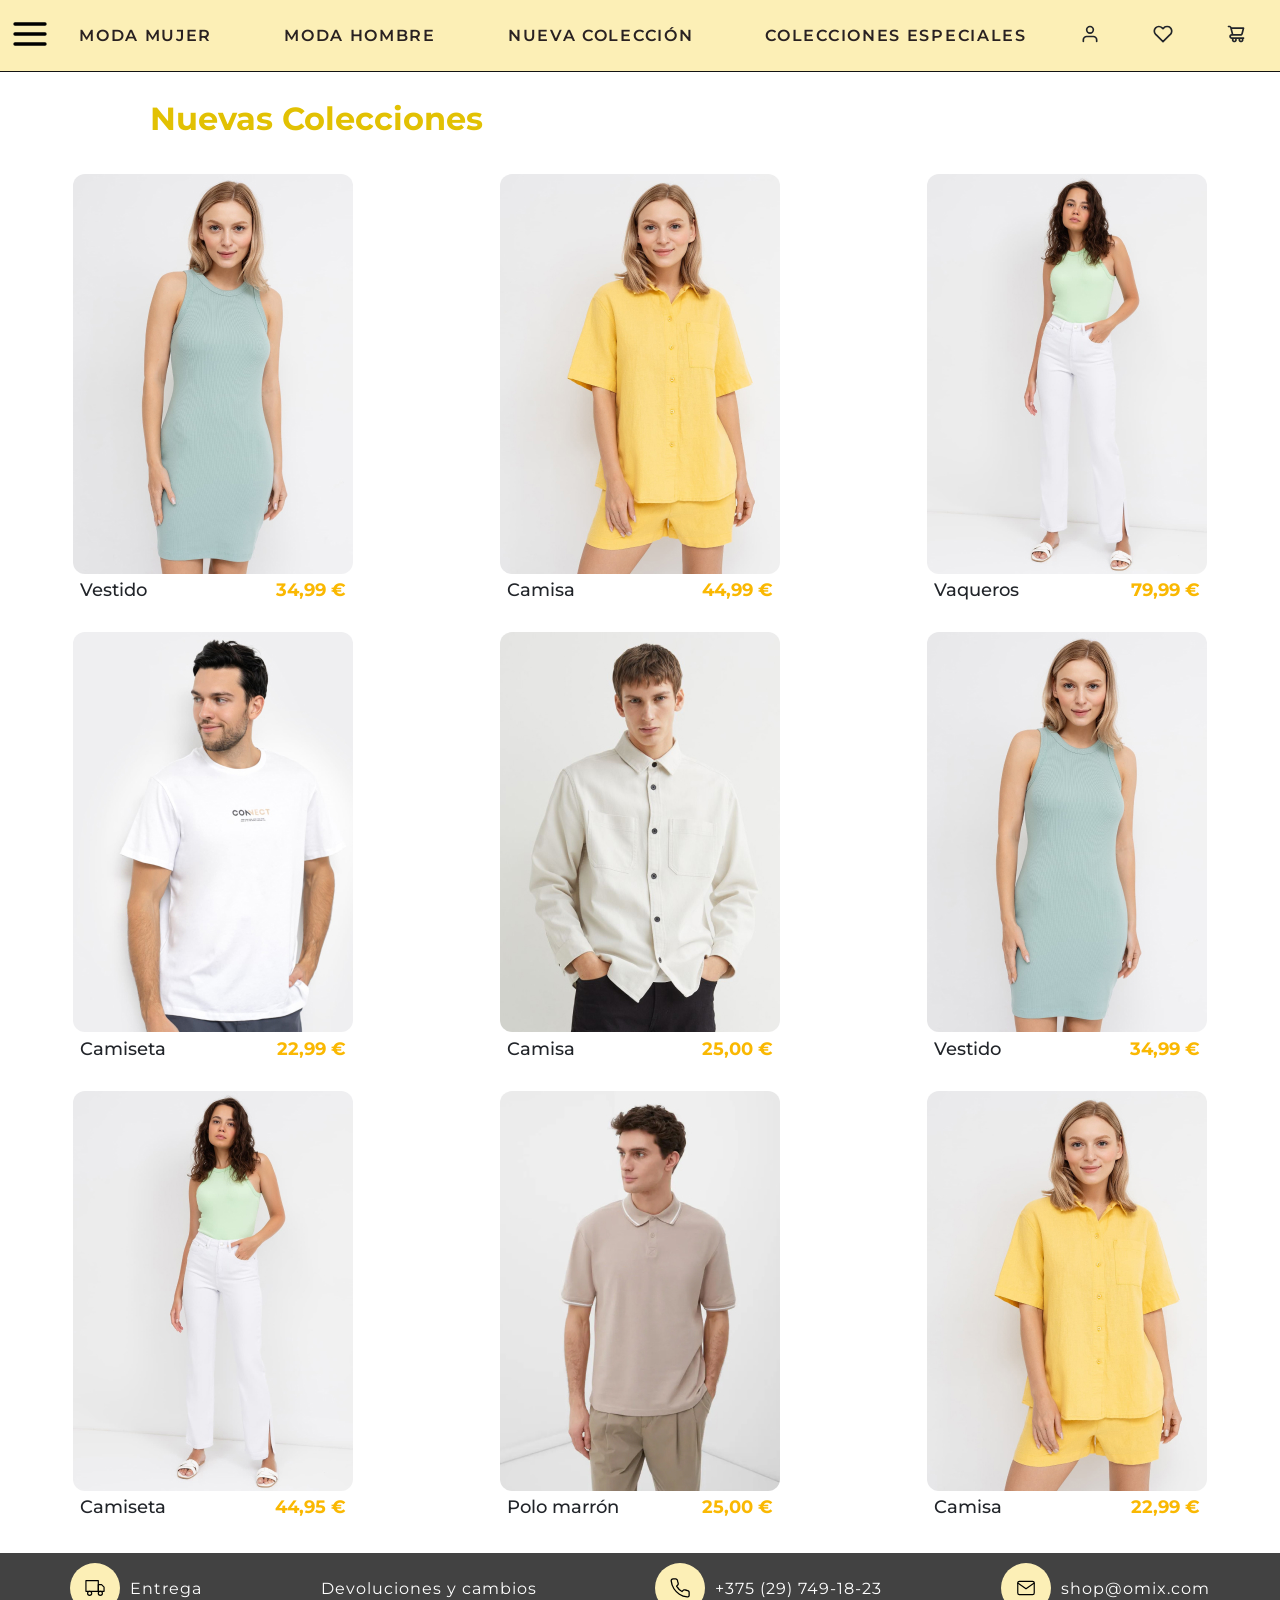
<file: index.html>
<!DOCTYPE html>
<html lang="es">

<head>
  <meta charset="UTF-8" />
  <meta name="viewport" content="width=device-width, initial-scale=1.0" />
  <link rel="stylesheet" href="styles.css" />
  <style>
    @import url("https://fonts.googleapis.com/css2?family=Michroma&family=Montserrat:ital,wght@0,100..900;1,100..900&display=swap");
  </style>

  <title>Laboratorio Html</title>
</head>

<body>

  <nav class="navprincipal">
    <a href="index.html" class="icono-burger">
      <img src="./iconos/icon-menu-burguer.svg" id="iconoCo" alt="menuprincipal" width="40" height="40" />
    </a>
    <div class="secciones">
      <a href="./modaMujer.html">MODA MUJER</a>
      <a href="./modaHombre.html">MODA HOMBRE</a>
      <a href="./index.html">NUEVA COLECCIÓN</a>
      <a href="./index.html">COLECCIONES ESPECIALES</a>
    </div>
    <div class="iconos">
      <a href="#"><img src="./iconos/icon-user.svg" id="iconoCo" alt="Usuario" width="20" height="20" /></a>
      <a href="#"><img src="./iconos/icon-heart.svg" id="iconoCo" alt="Favoritos" width="20" height="20" /></a>
      <a href="#"><img src="./iconos/icon-shopping-cart.svg" id="iconoCo" alt="Carrito" width="20" height="20" /></a>
    </div>
  </nav>

  <main>
    <h2>Nuevas Colecciones</h2>

      <section class="galeria-productos">
          <figure class="producto">
            <img src="./iconos/chica-vestido-verde.jpg" alt="Chica vestido verde" loading="lazy">
            <figcaption>
              <span class="descripcion">Vestido</span>
              <span class="precio">34,99 €</span>
            </figcaption>
          </figure>

          <figure class="producto">
            <img src="./iconos/chica-amarillo.jpg" alt="Chica camisa amarilla" loading="lazy">
            <figcaption>
              <span class="descripcion">Camisa</span>
              <span class="precio">44,99 €</span>
            </figcaption>
          </figure>

          <figure class="producto">
            <img src="./iconos/chica-pantalonblanco-camisetaverde.jpg" alt="Chica con pantalon y camiseta" loading="lazy">
            <figcaption>
              <span class="descripcion">Vaqueros</span>
              <span class="precio">79,99 €</span>
            </figcaption>
          </figure>
          
          <figure class="producto">
            <img src="./iconos/chico-camiseta-blanca.jpg" alt="Camisa" loading="lazy">
            <figcaption>
              <span class="descripcion">Camiseta</span>
              <span class="precio">22,99 €</span>
            </figcaption>
          </figure>

          <figure class="producto">
            <img src="./iconos/image-1.jpg" alt="Chico con camisa" loading="lazy">
            <figcaption>
              <span class="descripcion">Camisa</span>
              <span class="precio">25,00 €</span>
            </figcaption>
          </figure>
          
          <figure class="producto">
            <img src="./iconos/chica-vestido-verde.jpg" alt="Chica vestido verde" loading="lazy">
            <figcaption>
              <span class="descripcion">Vestido</span>
              <span class="precio">34,99 €</span>
            </figcaption>
          </figure>
          
          <figure class="producto">
            <img src="./iconos/chica-pantalonblanco-camisetaverde.jpg" alt="Chica con pantalon y camiseta" loading="lazy">
            <figcaption>
              <span class="descripcion">Camiseta</span>
              <span class="precio">44,95 €</span>
            </figcaption>
          </figure>

          <figure class="producto">
            <img src="./iconos/chico-jersey-marron.jpg" alt="ombre con polo" loading="lazy">
            <figcaption>
              <span class="descripcion">Polo marrón</span>
              <span class="precio">25,00 €</span>
            </figcaption>
          </figure>

          <figure class="producto">
            <img src="./iconos/chica-amarillo.jpg" alt="Chica con pantalon y camisa amarilla" loading="lazy">
            <figcaption>
              <span class="descripcion">Camisa</span>
              <span class="precio">22,99 €</span>
            </figcaption>
          </figure>

        </section>
        <!-- loading="lazy" le dice al navegador que no cargue la imagen hasta que esté a punto de aparecer en pantalla. -->
  </main>

    <footer class="pie">
      <a href="#">
        <div class="divImagen">
            <img src="./iconos/icon-truck.svg" class="iconopie" alt="Entrega" width="20" height="20" />
        </div>
        Entrega
      </a>

      <a href="#">Devoluciones y cambios</a>

      <a href="#">
        <div class="divImagen">
            <img src="./iconos/icon-phone.svg" class="iconopie" alt="telefono" width="20" height="20" />
        </div>
        +375 (29) 749-18-23
      </a>

      <a href="#">
        <div class="divImagen">
          <img src="./iconos/icon-mail.svg" class="iconopie" alt="mail" width="20" height="20" />
        </div>
        shop@omix.com
      </a>
    </footer>
</body>

</html>
</file>
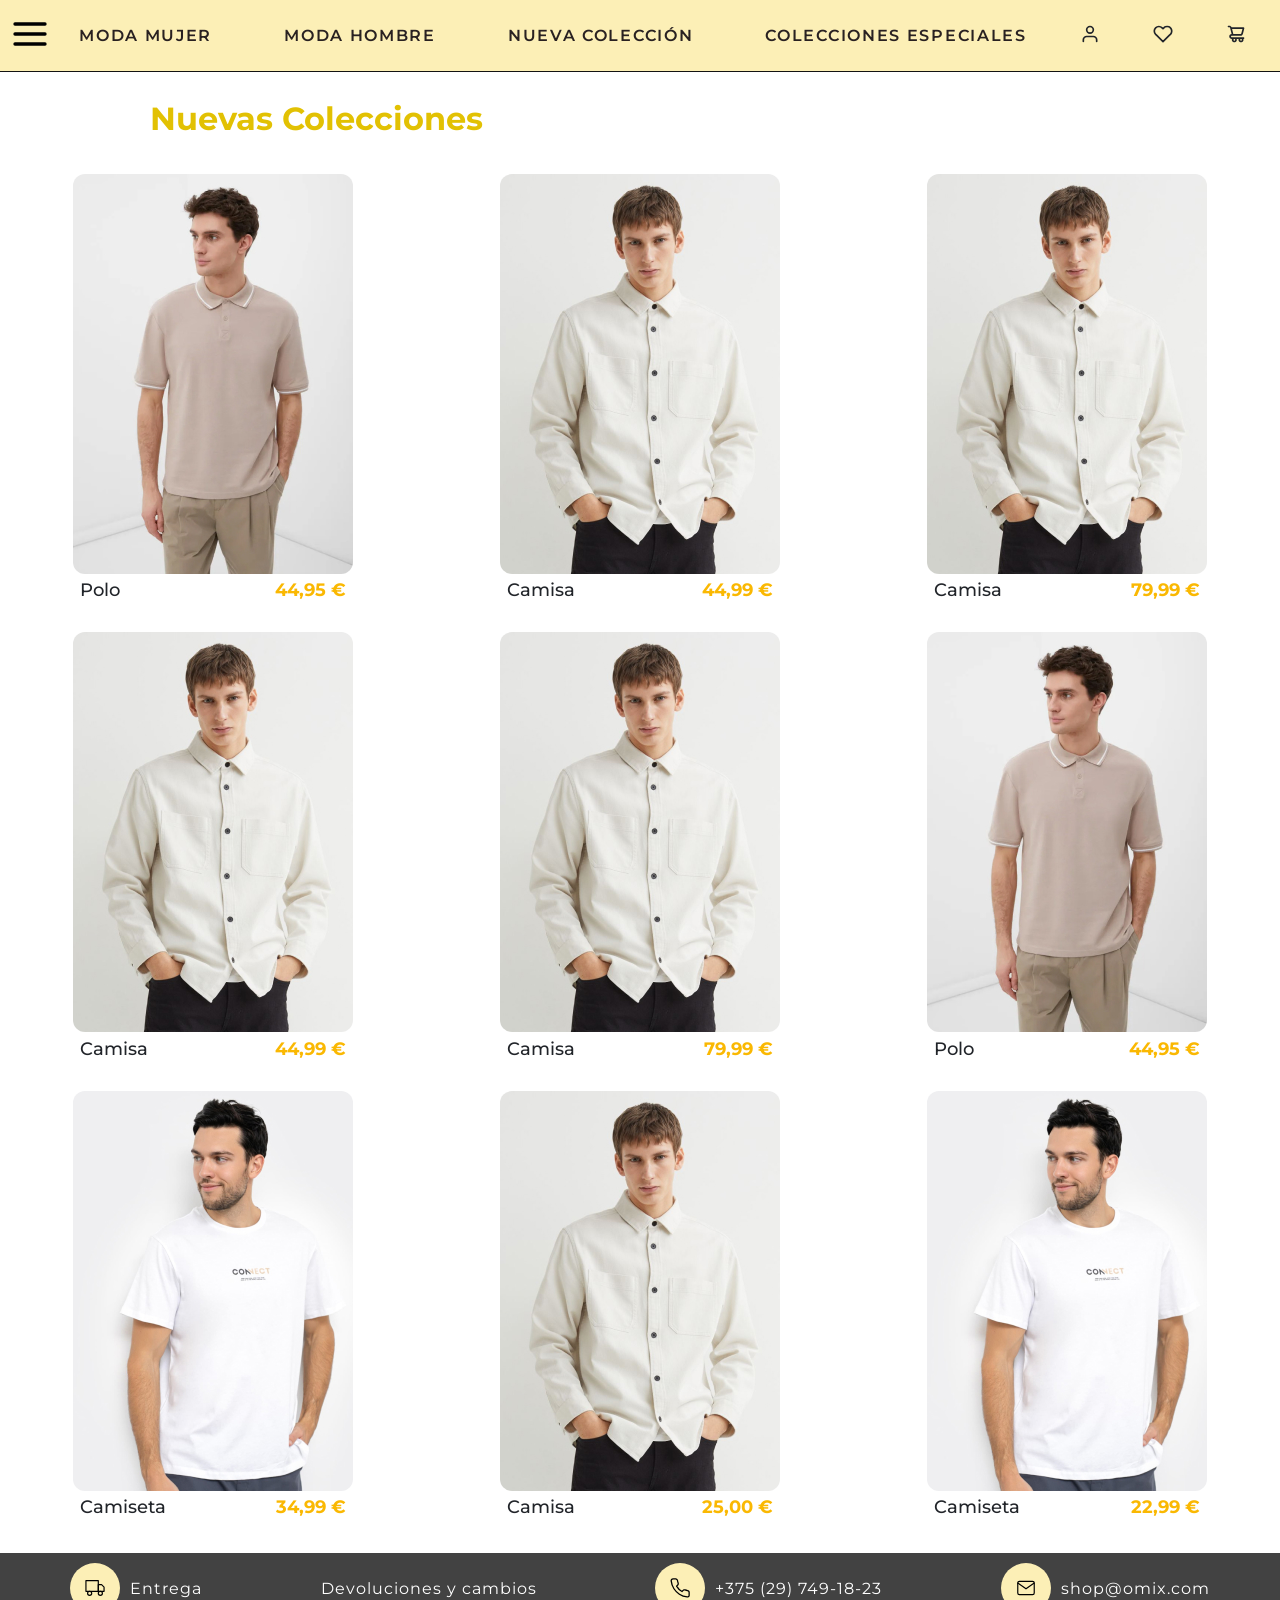
<file: modaHombre.html>
<!DOCTYPE html>
<html lang="es">

<head>
  <meta charset="UTF-8" />
  <meta name="viewport" content="width=device-width, initial-scale=1.0" />
  <link rel="stylesheet" href="styles.css" />
  <style>
    @import url("https://fonts.googleapis.com/css2?family=Michroma&family=Montserrat:ital,wght@0,100..900;1,100..900&display=swap");
  </style>

  <title>Laboratorio Html</title>
</head>

<body>

  <nav class="navprincipal">
    <a href="index.html" class="icono-burger">
      <img src="./iconos/icon-menu-burguer.svg" id="iconoCo" alt="menuprincipal" width="40" height="40" />
    </a>
    <div class="secciones">
      <a href="./modaMujer.html">MODA MUJER</a>
      <a href="modaHombre.html">MODA HOMBRE</a>
      <a href="./index.html">NUEVA COLECCIÓN</a>
      <a href="./index.html">COLECCIONES ESPECIALES</a>
    </div>
    <div class="iconos">
      <a href="#"><img src="./iconos/icon-user.svg" id="iconoCo" alt="Usuario" width="20" height="20" /></a>
      <a href="#"><img src="./iconos/icon-heart.svg" id="iconoCo" alt="Favoritos" width="20" height="20" /></a>
      <a href="#"><img src="./iconos/icon-shopping-cart.svg" id="iconoCo" alt="Carrito" width="20" height="20" /></a>
    </div>
  </nav>

  <main>
    <h2>Nuevas Colecciones</h2>

      <section class="galeria-productos">
          <figure class="producto">
            <img src="./iconos/chico-jersey-marron.jpg" alt="Hombre con polo" loading="lazy">
            <figcaption>
              <span class="descripcion">Polo</span>
              <span class="precio">44,95 €</span>
            </figcaption>
          </figure>

          <figure class="producto">
            <img src="./iconos/image-1.jpg" alt="Chico con Camisa" loading="lazy">
            <figcaption>
              <span class="descripcion">Camisa</span>
              <span class="precio">44,99 €</span>
            </figcaption>
          </figure>

          <figure class="producto">
            <img src="./iconos/image-1.jpg" alt="Chico con camisa" loading="lazy">
            <figcaption>
              <span class="descripcion">Camisa</span>
              <span class="precio">79,99 €</span>
            </figcaption>
          </figure>
          
          <figure class="producto">
            <img src="./iconos/image-1.jpg" alt="Chico con camisa" loading="lazy">
            <figcaption>
              <span class="descripcion">Camisa</span>
              <span class="precio">44,99 €</span>
            </figcaption>
          </figure>

          <figure class="producto">
            <img src="./iconos/image-1.jpg" alt="Chico con camisa" loading="lazy">
            <figcaption>
              <span class="descripcion">Camisa</span>
              <span class="precio">79,99 €</span>
            </figcaption>
          </figure>
          
          <figure class="producto">
            <img src="./iconos/chico-jersey-marron.jpg" alt="Hombre con polo" loading="lazy">
            <figcaption>
              <span class="descripcion">Polo</span>
              <span class="precio">44,95 €</span>
            </figcaption>
          </figure>

          <figure class="producto">
            <img src="./iconos/chico-camiseta-blanca.jpg" alt="Camiseta" loading="lazy">
            <figcaption>
              <span class="descripcion">Camiseta</span>
              <span class="precio">34,99 €</span>
            </figcaption>
          </figure>

          <figure class="producto">
            <img src="./iconos/image-1.jpg" alt="Chico con camisa" loading="lazy">
            <figcaption>
              <span class="descripcion">Camisa</span>
              <span class="precio">25,00 €</span>
            </figcaption>
          </figure>

          <figure class="producto">
            <img src="./iconos/chico-camiseta-blanca.jpg" alt="Camiseta" loading="lazy">
            <figcaption>
              <span class="descripcion">Camiseta</span>
              <span class="precio">22,99 €</span>
            </figcaption>
          </figure>

        </section>
        <!-- loading="lazy" le dice al navegador que no cargue la imagen hasta que esté a punto de aparecer en pantalla. -->
  </main>

    <footer class="pie">
      <a href="#">
        <div class="divImagen">
            <img src="./iconos/icon-truck.svg" class="iconopie" alt="Entrega" width="20" height="20" />
        </div>
        Entrega
      </a>

      <a href="#">Devoluciones y cambios</a>

      <a href="#">
        <div class="divImagen">
            <img src="./iconos/icon-phone.svg" class="iconopie" alt="telefono" width="20" height="20" />
        </div>
        +375 (29) 749-18-23
      </a>

      <a href="#">
        <div class="divImagen">
          <img src="./iconos/icon-mail.svg" class="iconopie" alt="mail" width="20" height="20" />
        </div>
        shop@omix.com
      </a>
    </footer>
</body>

</html>
</file>
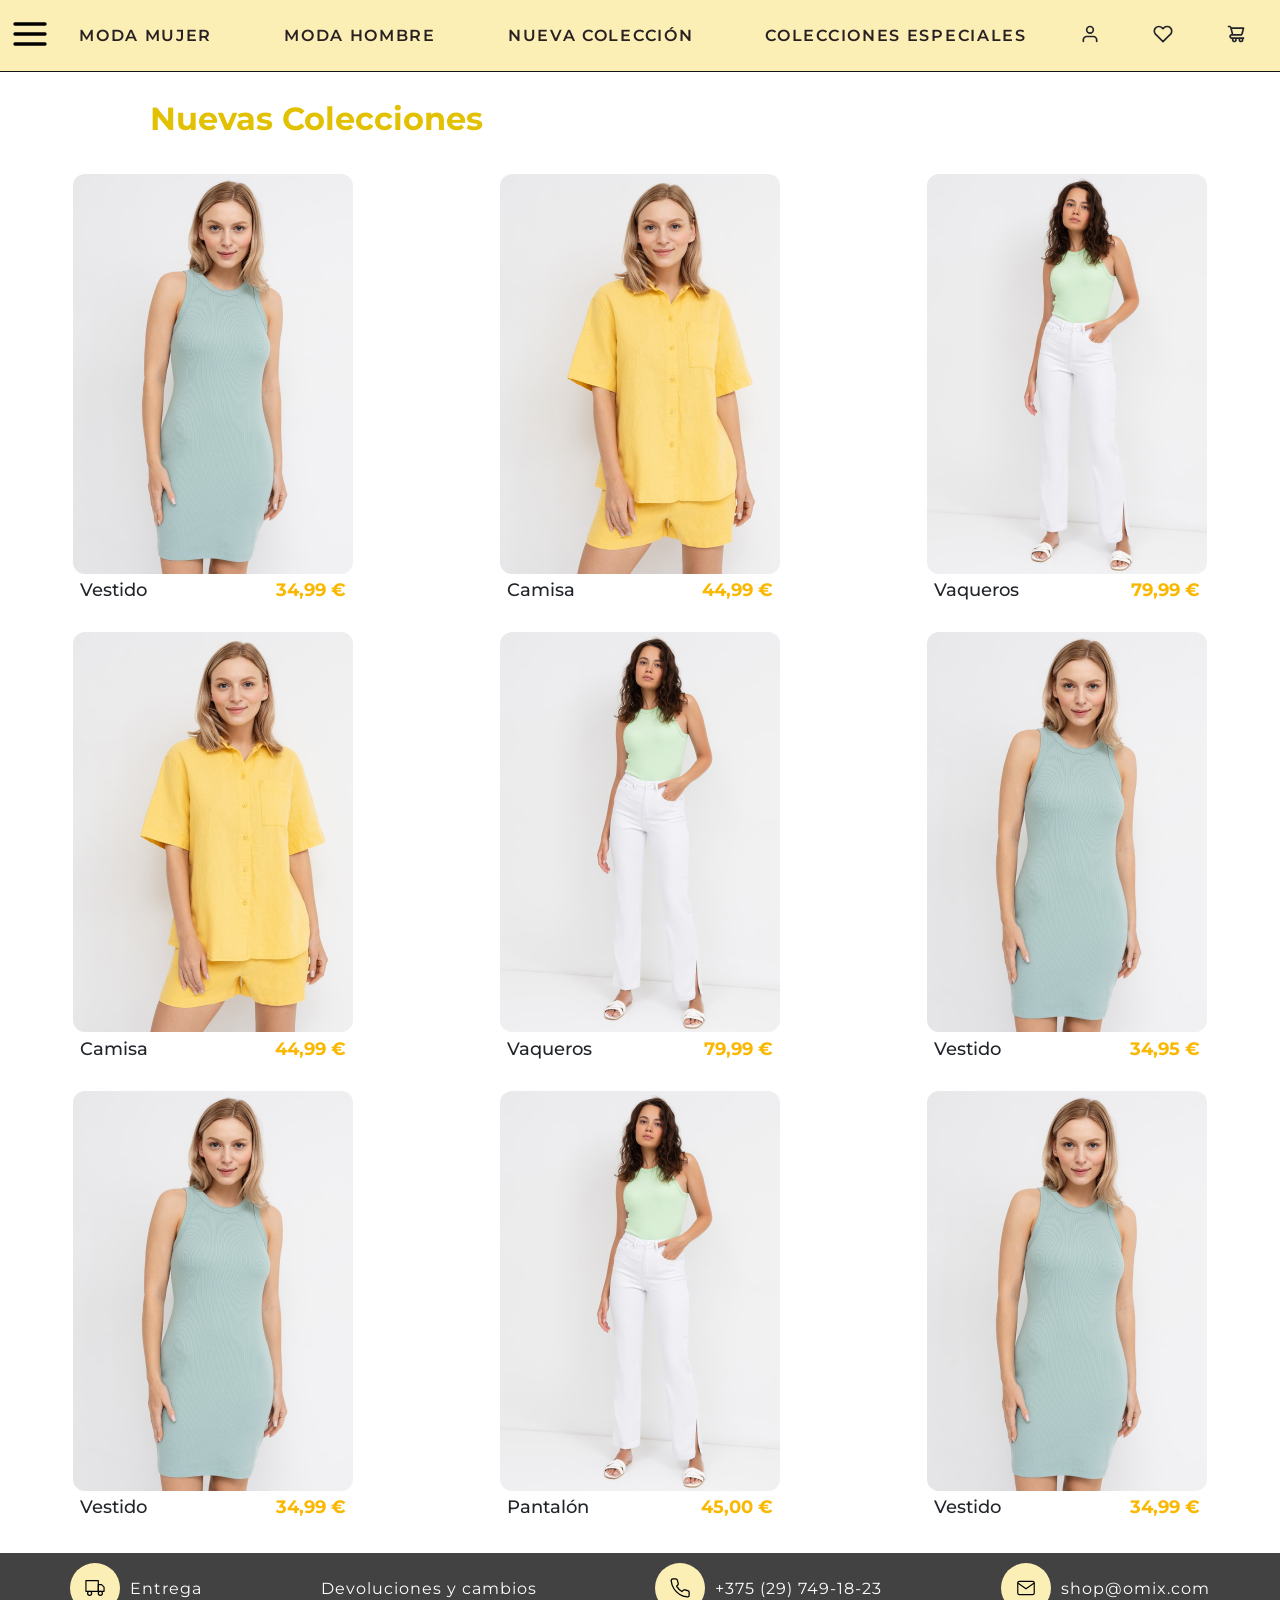
<file: modaMujer.html>
<!DOCTYPE html>
<html lang="es">

<head>
  <meta charset="UTF-8" />
  <meta name="viewport" content="width=device-width, initial-scale=1.0" />
  <link rel="stylesheet" href="styles.css" />
  <style>
    @import url("https://fonts.googleapis.com/css2?family=Michroma&family=Montserrat:ital,wght@0,100..900;1,100..900&display=swap");
  </style>

  <title>Laboratorio Html</title>
</head>

<body>

  <nav class="navprincipal">
    <a href="index.html" class="icono-burger">
      <img src="./iconos/icon-menu-burguer.svg" id="iconoCo" alt="menuprincipal" width="40" height="40" />
    </a>
    <div class="secciones">
      <a href="./modaMujer.html">MODA MUJER</a>
      <a href="./modaHombre.html">MODA HOMBRE</a>
      <a href="./index.html">NUEVA COLECCIÓN</a>
      <a href="./index.html">COLECCIONES ESPECIALES</a>
    </div>
    <div class="iconos">
      <a href="#"><img src="./iconos/icon-user.svg" id="iconoCo" alt="Usuario" width="20" height="20" /></a>
      <a href="#"><img src="./iconos/icon-heart.svg" id="iconoCo" alt="Favoritos" width="20" height="20" /></a>
      <a href="#"><img src="./iconos/icon-shopping-cart.svg" id="iconoCo" alt="Carrito" width="20" height="20" /></a>
    </div>
  </nav>

  <main>
    <h2>Nuevas Colecciones</h2>

      <section class="galeria-productos">
          <figure class="producto">
            <img src="./iconos/chica-vestido-verde.jpg" alt="Chica vestido verde" loading="lazy">
            <figcaption>
              <span class="descripcion">Vestido</span>
              <span class="precio">34,99 €</span>
            </figcaption>
          </figure>

          <figure class="producto">
            <img src="./iconos/chica-amarillo.jpg" alt="Chica camisa amarilla" loading="lazy">
            <figcaption>
              <span class="descripcion">Camisa</span>
              <span class="precio">44,99 €</span>
            </figcaption>
          </figure>

          <figure class="producto">
            <img src="./iconos/chica-pantalonblanco-camisetaverde.jpg" alt="Chica con pantalon y camiseta" loading="lazy">
            <figcaption>
              <span class="descripcion">Vaqueros</span>
              <span class="precio">79,99 €</span>
            </figcaption>
          </figure>
          
          <figure class="producto">
            <img src="./iconos/chica-amarillo.jpg" alt="Chica camisa amarilla" loading="lazy">
            <figcaption>
              <span class="descripcion">Camisa</span>
              <span class="precio">44,99 €</span>
            </figcaption>
          </figure>

          <figure class="producto">
            <img src="./iconos/chica-pantalonblanco-camisetaverde.jpg" alt="Chica con pantalon y camiseta" loading="lazy">
            <figcaption>
              <span class="descripcion">Vaqueros</span>
              <span class="precio">79,99 €</span>
            </figcaption>
          </figure>
          
          <figure class="producto">
            <img src="./iconos/chica-vestido-verde.jpg" alt="Chica vestido verde" loading="lazy">
            <figcaption>
              <span class="descripcion">Vestido</span>
              <span class="precio">34,95 €</span>
            </figcaption>
          </figure>

          <figure class="producto">
            <img src="./iconos/chica-vestido-verde.jpg" alt="Chica vestido verde" loading="lazy">
            <figcaption>
              <span class="descripcion">Vestido</span>
              <span class="precio">34,99 €</span>
            </figcaption>
          </figure>

          <figure class="producto">
            <img src="./iconos/chica-pantalonblanco-camisetaverde.jpg" alt="Pantalón" loading="lazy">
            <figcaption>
              <span class="descripcion">Pantalón</span>
              <span class="precio">45,00 €</span>
            </figcaption>
          </figure>

          <figure class="producto">
            <img src="./iconos/chica-vestido-verde.jpg" alt="Chica vestido verde" loading="lazy">
            <figcaption>
              <span class="descripcion">Vestido</span>
              <span class="precio">34,99 €</span>
            </figcaption>
          </figure>

        </section>
        <!-- loading="lazy" le dice al navegador que no cargue la imagen hasta que esté a punto de aparecer en pantalla. -->
  </main>

    <footer class="pie">
      <a href="#">
        <div class="divImagen">
            <img src="./iconos/icon-truck.svg" class="iconopie" alt="Entrega" width="20" height="20" />
        </div>
        Entrega
      </a>

      <a href="#">Devoluciones y cambios</a>

      <a href="#">
        <div class="divImagen">
            <img src="./iconos/icon-phone.svg" class="iconopie" alt="telefono" width="20" height="20" />
        </div>
        +375 (29) 749-18-23
      </a>

      <a href="#">
        <div class="divImagen">
          <img src="./iconos/icon-mail.svg" class="iconopie" alt="mail" width="20" height="20" />
        </div>
        shop@omix.com
      </a>
    </footer>
</body>

</html>
</file>
<file: styles.css>
/* Fuente externa */
.montserrat {
  font-family: "Montserrat", sans-serif;
  font-optical-sizing: auto;
  font-weight: 400;
  font-style: normal;
}

/* Estilos Generales */
* {
  font-family: "Montserrat", sans-serif;
  font-weight: 700;
  font-style: normal;
  box-sizing: border-box; /* Añadido para un control más consistente del layout y que no rompa el diseño */
}

body {
  margin: 0;
  background-color: #fff; /* fondo blanco en toda la página */
  color: #212429;
}

h2 {
  padding-left: 150px; /* para que el texto se desplace hacia la derecha */
  margin-bottom: 1px;  /* espacio blanco hacia el contenido siguiente */
  font-size: 32px;    /* Tamaño de la fuente. */
  color: rgb(226, 193, 3);
}


/* ------------------------------ */
/* Estilos para el menú principal */
/* ------------------------------ */

.navprincipal {
  display: flex;
  align-items: center;
  justify-content: space-between;  /* distribuye secciones e iconos */
  position: sticky; /* Diseño sticky: la barra de navegación se mantiene visible al hacer scroll. */
  top: 0;
  padding: 10px;
  background-color: rgb(252, 239, 182); /* Recomendado: evita trasparencias si hay scroll */
  z-index: 1000;  /* Asegura que quede por encima de otros elementos */
  border-bottom: 1.7px solid rgb(19, 19, 19);
}

.secciones {
  display: flex;
  align-items: center; /* alinea los <a> y el icono verticalmente */
  gap: 40px; /* espacio uniforme entre enlaces */
}


/* Texto del menú principal que contenga "<a>" (enlaces) */
.secciones a {
  padding: 16px;
  text-decoration: none;
  color: #292121;
  font-weight: 600;
  letter-spacing: 1.7px;
  transition: color 0.7s ease;
}

nav a:hover {
  color: #be7302;
}

.iconos a {
  padding: 24px;
}

/* ----------------------------------
   ICONOS (usuario, corazón, carrito)
-------------------------------------*/
.iconos a img {
  transition: filter 0.7s ease;   /* transición para los iconos */
}

/* efecto hover (cambia de color usando filter) */
.iconos a:hover img {
  filter: brightness(0) saturate(100%) 
          invert(84%) sepia(57%) saturate(2839%) 
          hue-rotate(1deg) brightness(103%) contrast(101%);
}

/* -----------------------------------------------------
   ICONO BURGER con mismo efecto que los textos del menú
-------------------------------------------------------*/
.icono-burger img {
  transition: filter 0.7s ease;   /* transición igual que iconos */
}

.icono-burger:hover img {
  filter: brightness(0) saturate(100%) 
          invert(84%) sepia(57%) saturate(2839%) 
          hue-rotate(1deg) brightness(103%) contrast(101%);
}

/* --- Galería de productos 3x2 --- */
.galeria-productos {
  max-width: 1280px;
  display: grid;
  grid-template-columns: repeat(3, 1fr);      /* tres columnas */
  /* padding: 1rem 22rem; */                        /* Para tener más margen lateral en la izquierda y en la derecha. */
  justify-items: center;                      /* Aquí centro cada producto en su columna */
  margin: 0 auto;
  margin-top: 20px;
  margin-bottom: 20px;
}

.producto:hover {
  transform: translateY(-5px); /* Cuando pasas el ratón por la imagen, dicha imagen va hacia arriba */
}

.producto img {
  border-radius: 12px; /* Bordes redondeados completos */
}

/* --- Pie de foto: descripción y precio --- */
figcaption {
  display: flex;
  justify-content: space-between; /* texto a izquierda y derecha */
  width: 95%;           /* igual que la imagen (.producto img { width: 55%; }) */
  box-sizing: border-box; /* aseguro que el padding no sume más ancho que la imagen */
  font-size: 1.1rem;  /* aumento el tamaño de la fuente de la descripción y precio. */
  margin-top: 0.1rem; /* dejo un pequeño espacio debajo de la imagen */
  margin-left: auto;  /* con margin-left y -rihgt se quedan centrados al borde de la imagen. */
  margin-right: auto;
}

/* Descripción a la izquierda del producto */
.producto .descripcion {
  font-weight: 500; /* reduzco el borde del texto */
}

/* Precio a la derecha del producto */
.producto .precio {
  color: rgb(250, 184, 2); /* tono dorado opcional */
}

/* footer <nav> inferior*/
.pie {
  display: flex;
  justify-content: space-between;    /* Centra horizontalmente */
  align-items: center;         /* Alinea verticalmente */
  /* gap: 10px;  */                  /* Espaciado entre enlaces */
  padding: 10px 70px 10px 70px;
  font-size: 16px;
  background-color: #424242;
}

.pie a {
  display: flex;  /* Convierte el enlace en contenedor flex -> Icono + texto alineado */
  align-items: center;
  color: #ffff;
  font-weight: 400;
  letter-spacing: 1px;
  transition: color 0.4s ease;
  text-decoration: none;
}

.pie a:hover {
  color: rgb(252, 239, 182);
}

.divImagen {
  display: grid;
  place-items: center; /* centrar horizontal y vertical en una sola línea */
  border-radius: 50%; /* forma circular del fondo donde va el icono. */
  margin-right: 10px;
  width: 50px;
  height: 50px;
  background-color: rgb(252, 239, 182);
}

/* Estilo para los Iconos */
.iconopie {
  width: 20px;
  height: 20px;
}


/* Estilos para el responsive */

@media (max-width: 920px) {
  .icono-burger {
    margin: 0 auto;
  }

  .secciones {
    display: none;
  }

  .iconos {
    display: none;
  }

  .galeria-productos {
    grid-template-columns: repeat(1, 1fr);
  }

  .pie {
    flex-direction: column;
    gap: 32px;
  }

  .pie a {
    padding-bottom: 16px;
    border-bottom: 1px solid #ffff;
  }
}


/* Efecto suave de desplazamiento entre secciones */
html {
  scroll-behavior: smooth;
}
</file>
